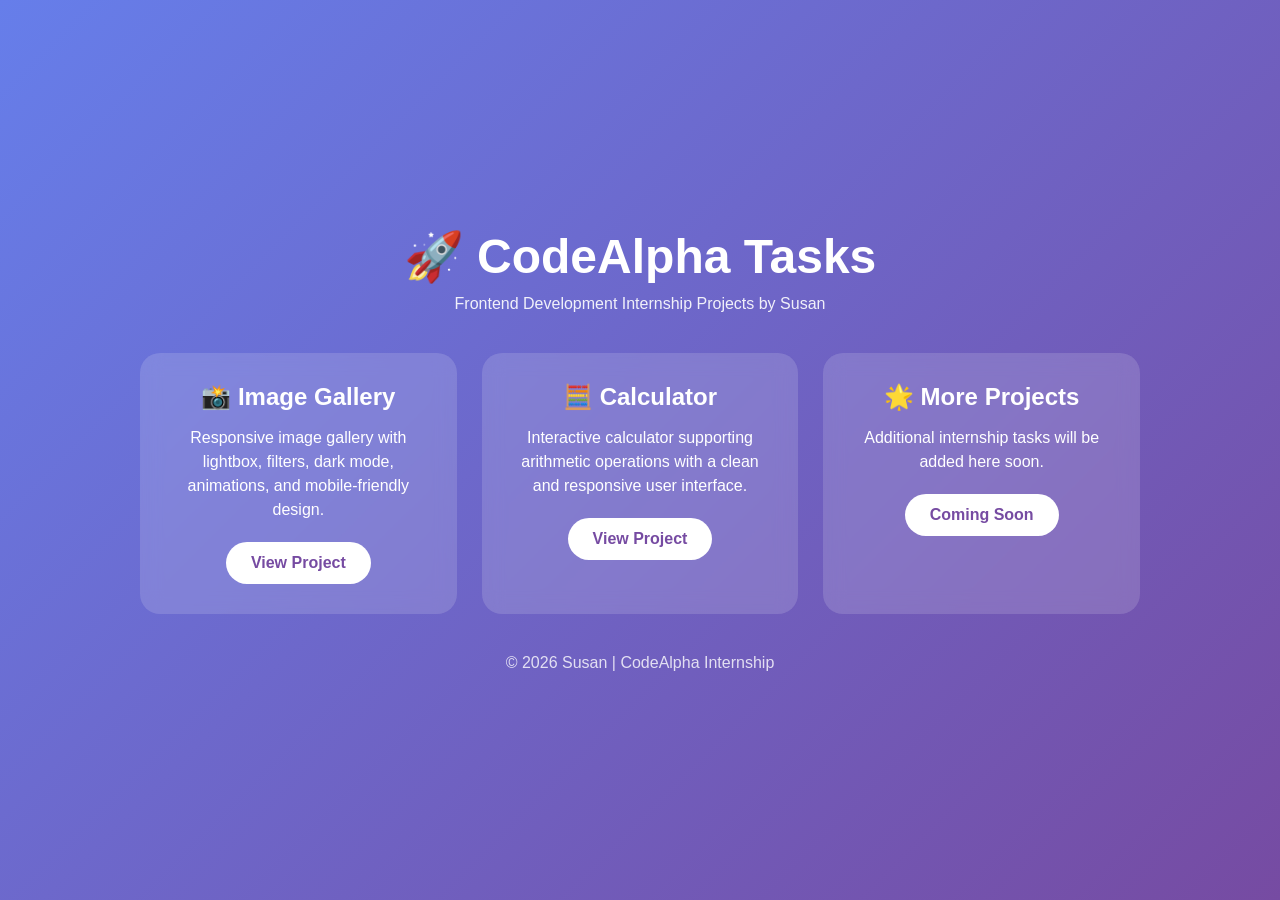
<file: index.html>
<!DOCTYPE html>
<html lang="en">
<head>
<meta charset="UTF-8">
<meta name="viewport" content="width=device-width, initial-scale=1.0">
<title>CodeAlpha Tasks</title>

<style>

*{
    margin:0;
    padding:0;
    box-sizing:border-box;
}

body{
    font-family:Arial,sans-serif;
    min-height:100vh;
    background:linear-gradient(135deg,#667eea,#764ba2);
    display:flex;
    justify-content:center;
    align-items:center;
    padding:20px;
}

.container{
    text-align:center;
    max-width:1000px;
    width:100%;
}

h1{
    color:white;
    font-size:3rem;
    margin-bottom:10px;
}

.subtitle{
    color:white;
    opacity:0.9;
    margin-bottom:40px;
}

.projects{
    display:grid;
    grid-template-columns:repeat(auto-fit,minmax(280px,1fr));
    gap:25px;
}

.card{
    background:rgba(255,255,255,0.15);
    backdrop-filter:blur(10px);
    border-radius:20px;
    padding:30px;
    color:white;
    transition:0.4s;
}

.card:hover{
    transform:translateY(-10px);
    box-shadow:0 15px 30px rgba(0,0,0,0.3);
}

.card h2{
    margin-bottom:15px;
}

.card p{
    margin-bottom:20px;
    line-height:1.5;
}

.btn{
    display:inline-block;
    text-decoration:none;
    background:white;
    color:#764ba2;
    padding:12px 25px;
    border-radius:30px;
    font-weight:bold;
}

footer{
    margin-top:40px;
    color:white;
    opacity:0.8;
}

</style>
</head>

<body>

<div class="container">

    <h1>🚀 CodeAlpha Tasks</h1>

    <p class="subtitle">
        Frontend Development Internship Projects by Susan
    </p>

    <div class="projects">

        <div class="card">
            <h2>📸 Image Gallery</h2>

            <p>
                Responsive image gallery with lightbox,
                filters, dark mode, animations,
                and mobile-friendly design.
            </p>

            <a href="CodeAlpha_ImageGallery/index.html" class="btn">
                View Project
            </a>
        </div>

        <div class="card">
            <h2>🧮 Calculator</h2>

            <p>
                Interactive calculator supporting
                arithmetic operations with a clean
                and responsive user interface.
            </p>

            <a href="CodeAlpha_Calculator/index.html" class="btn">
                View Project
            </a>
        </div>

        <div class="card">
            <h2>🌟 More Projects</h2>

            <p>
                Additional internship tasks
                will be added here soon.
            </p>

            <a href="#" class="btn">
                Coming Soon
            </a>
        </div>

    </div>

    <footer>
        © 2026 Susan | CodeAlpha Internship
    </footer>

</div>

</body>
</html>
</file>
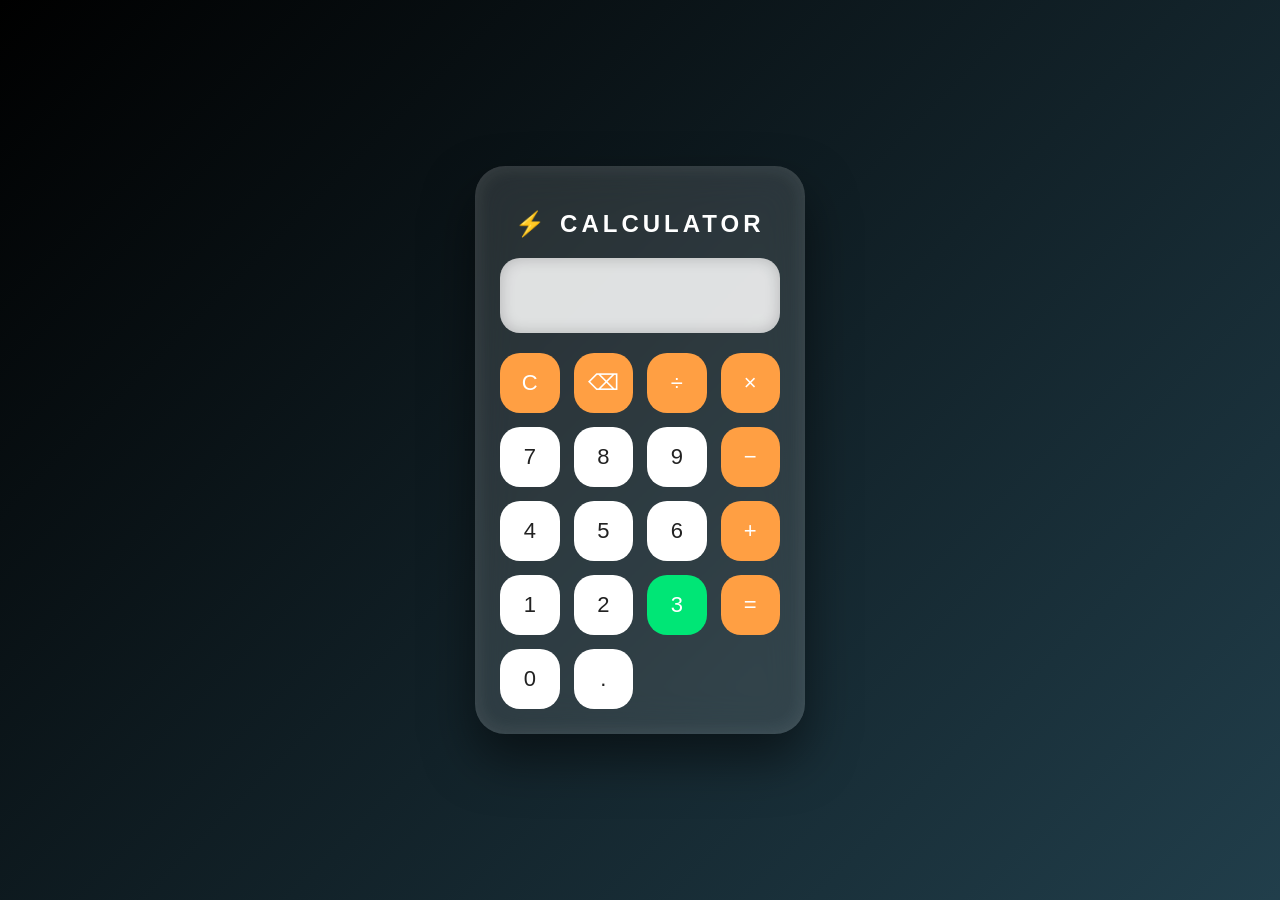
<file: CodeAlpha_Calculator/index.html>
<!DOCTYPE html>
<html>
<head>
    <title>Calculator</title>
    <link rel="stylesheet" href="style.css">
</head>

<body>
<div class="calculator">

<h2 class="title">⚡ CALCULATOR</h2>


    <input type="text" id="display" readonly>

    <div class="buttons">

        <button onclick="clearDisplay()">C</button>
        <button onclick="deleteValue()">⌫</button>
        <button onclick="appendValue('/')">÷</button>
        <button onclick="appendValue('*')">×</button>

        <button onclick="appendValue('7')">7</button>
        <button onclick="appendValue('8')">8</button>
        <button onclick="appendValue('9')">9</button>
        <button onclick="appendValue('-')">−</button>

        <button onclick="appendValue('4')">4</button>
        <button onclick="appendValue('5')">5</button>
        <button onclick="appendValue('6')">6</button>
        <button onclick="appendValue('+')">+</button>

        <button onclick="appendValue('1')">1</button>
        <button onclick="appendValue('2')">2</button>
        <button onclick="appendValue('3')">3</button>
        <button onclick="calculate()">=</button>

        <button onclick="appendValue('0')">0</button>
        <button onclick="appendValue('.')">.</button>

    </div>

</div>


<script src="script.js"></script>

</body>
</html>
</file>
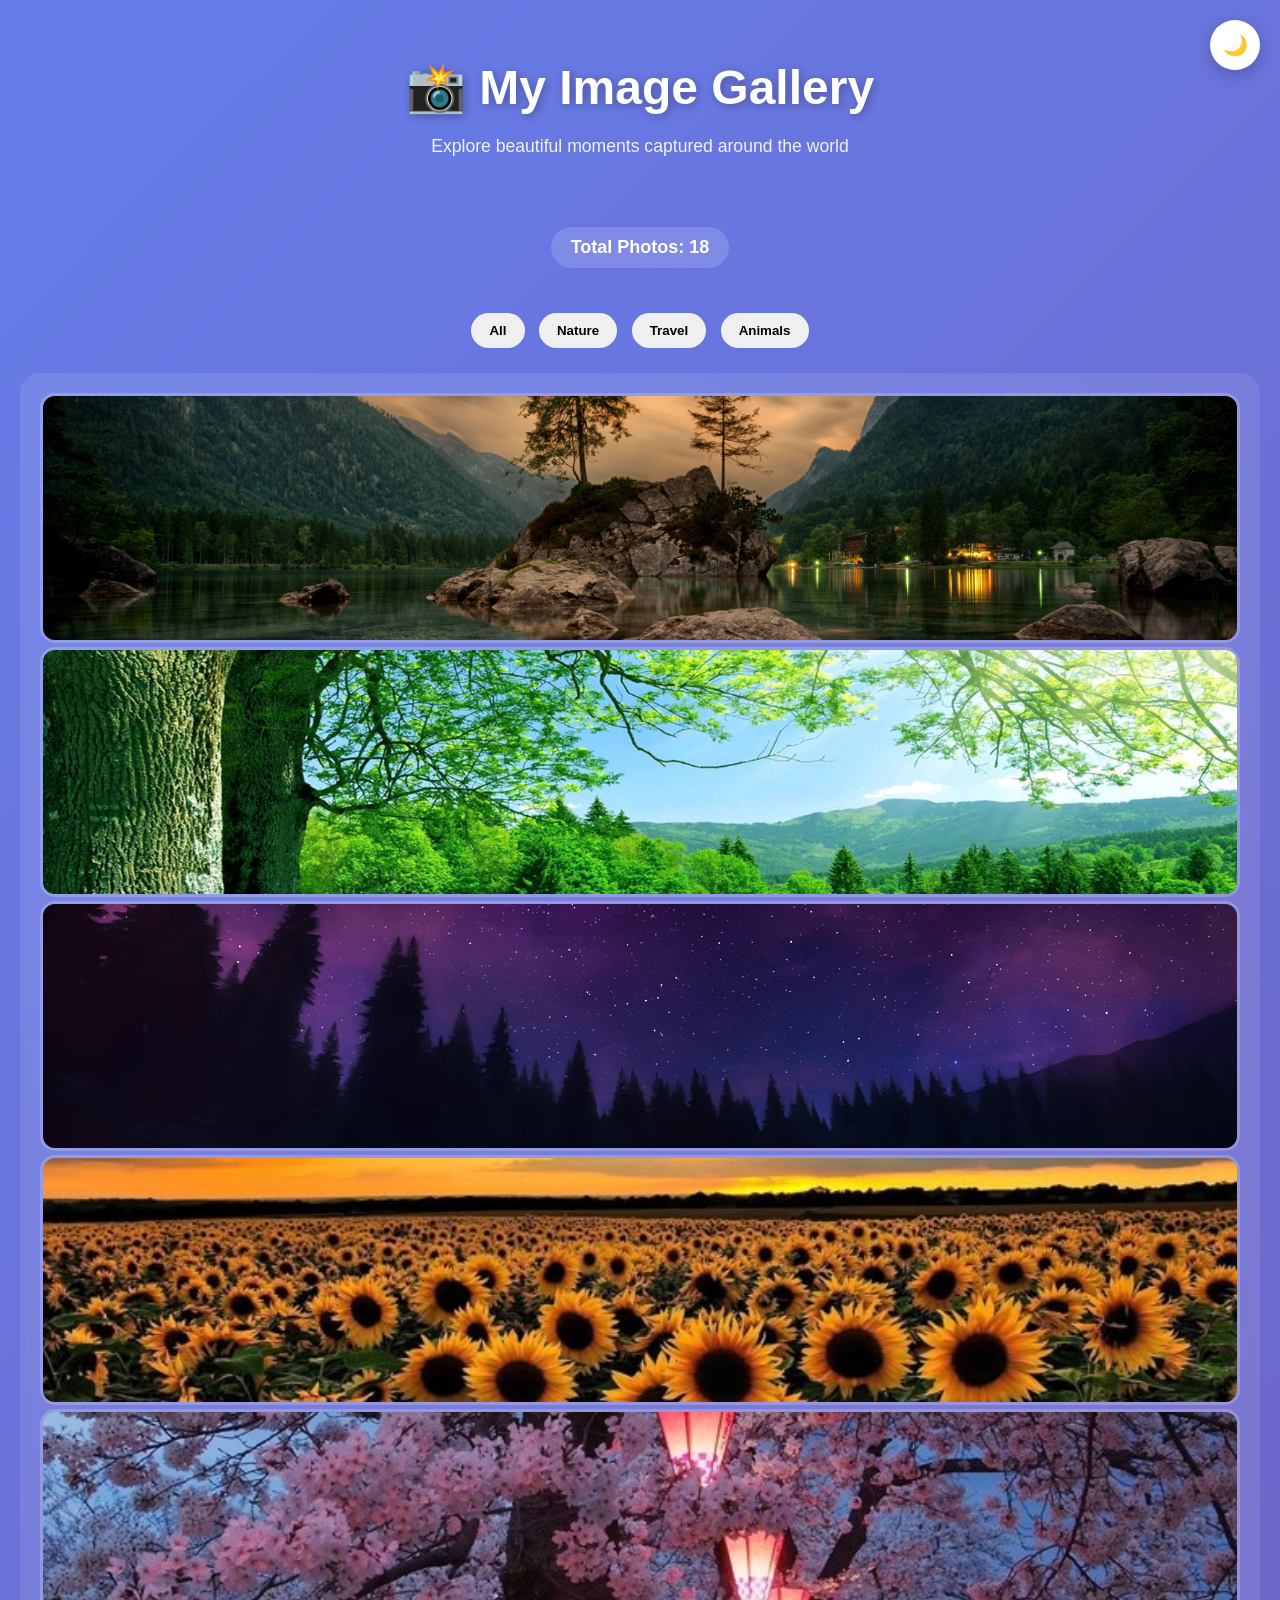
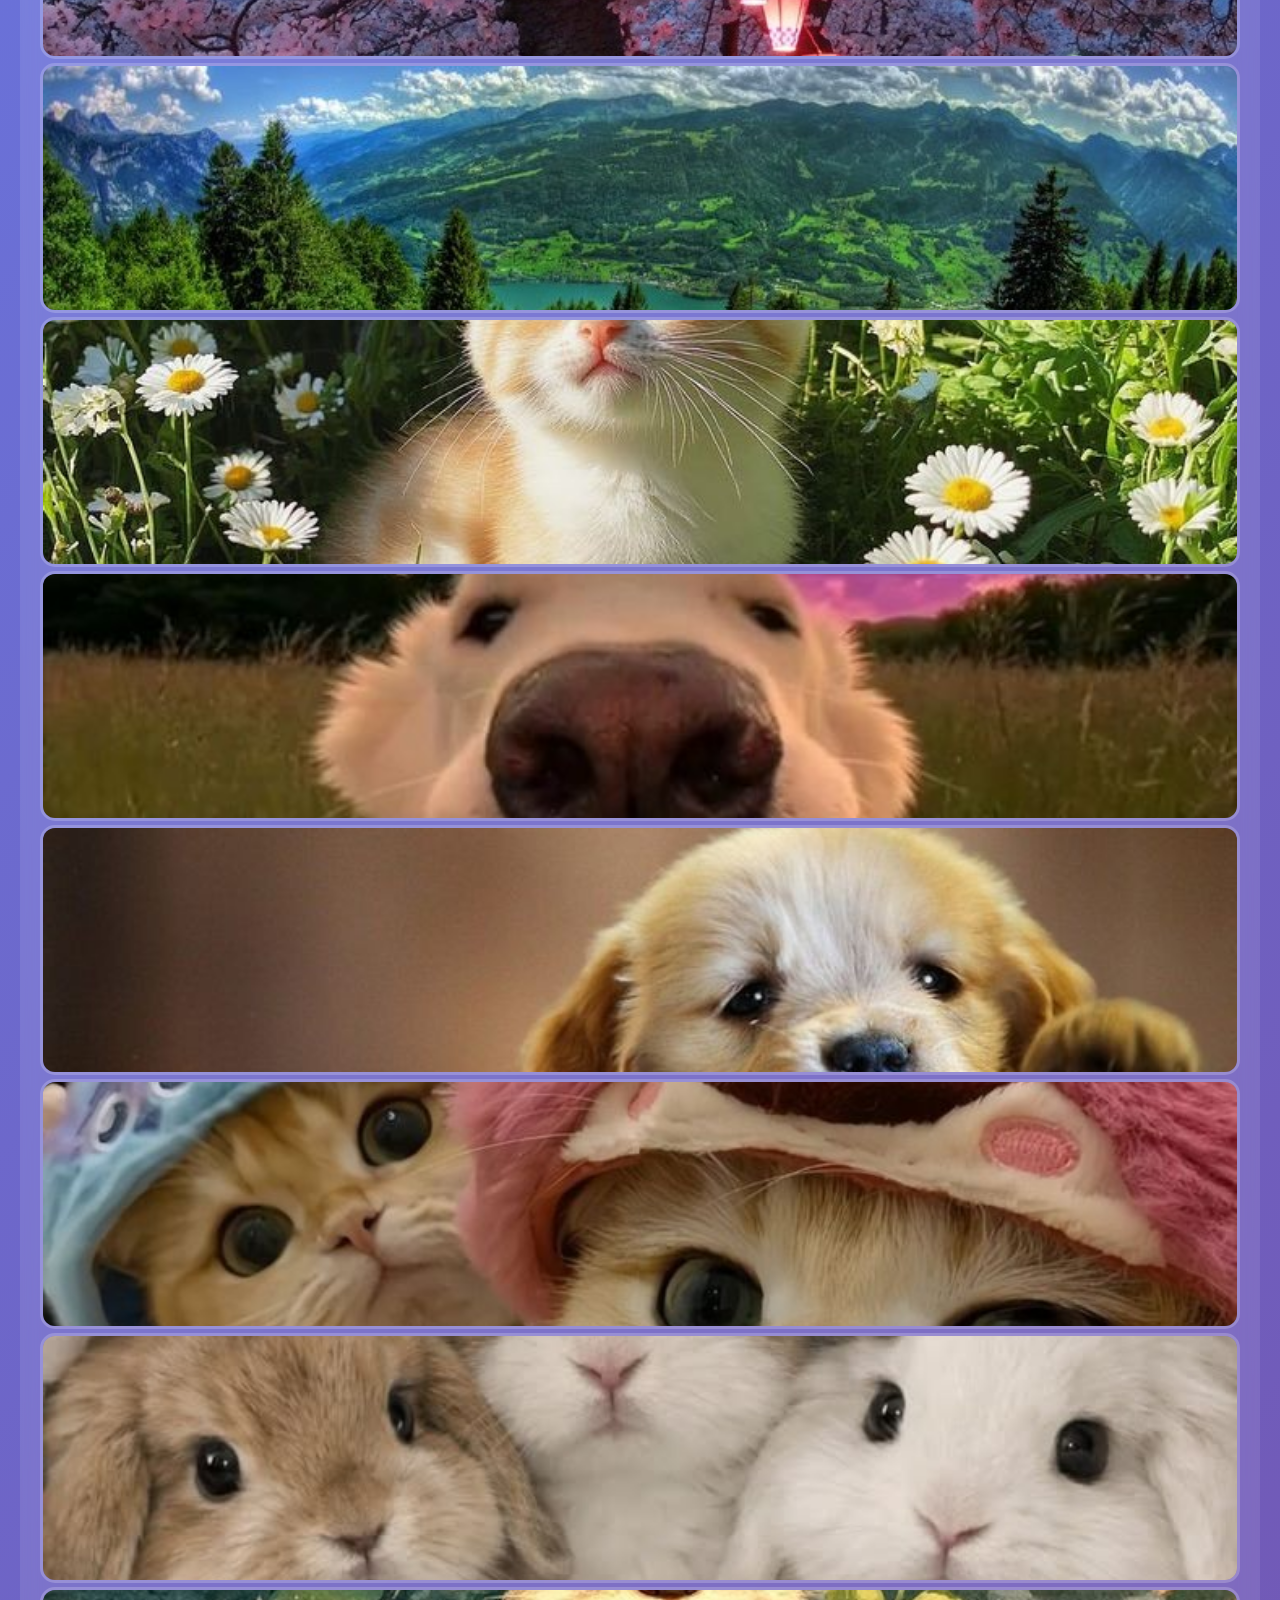
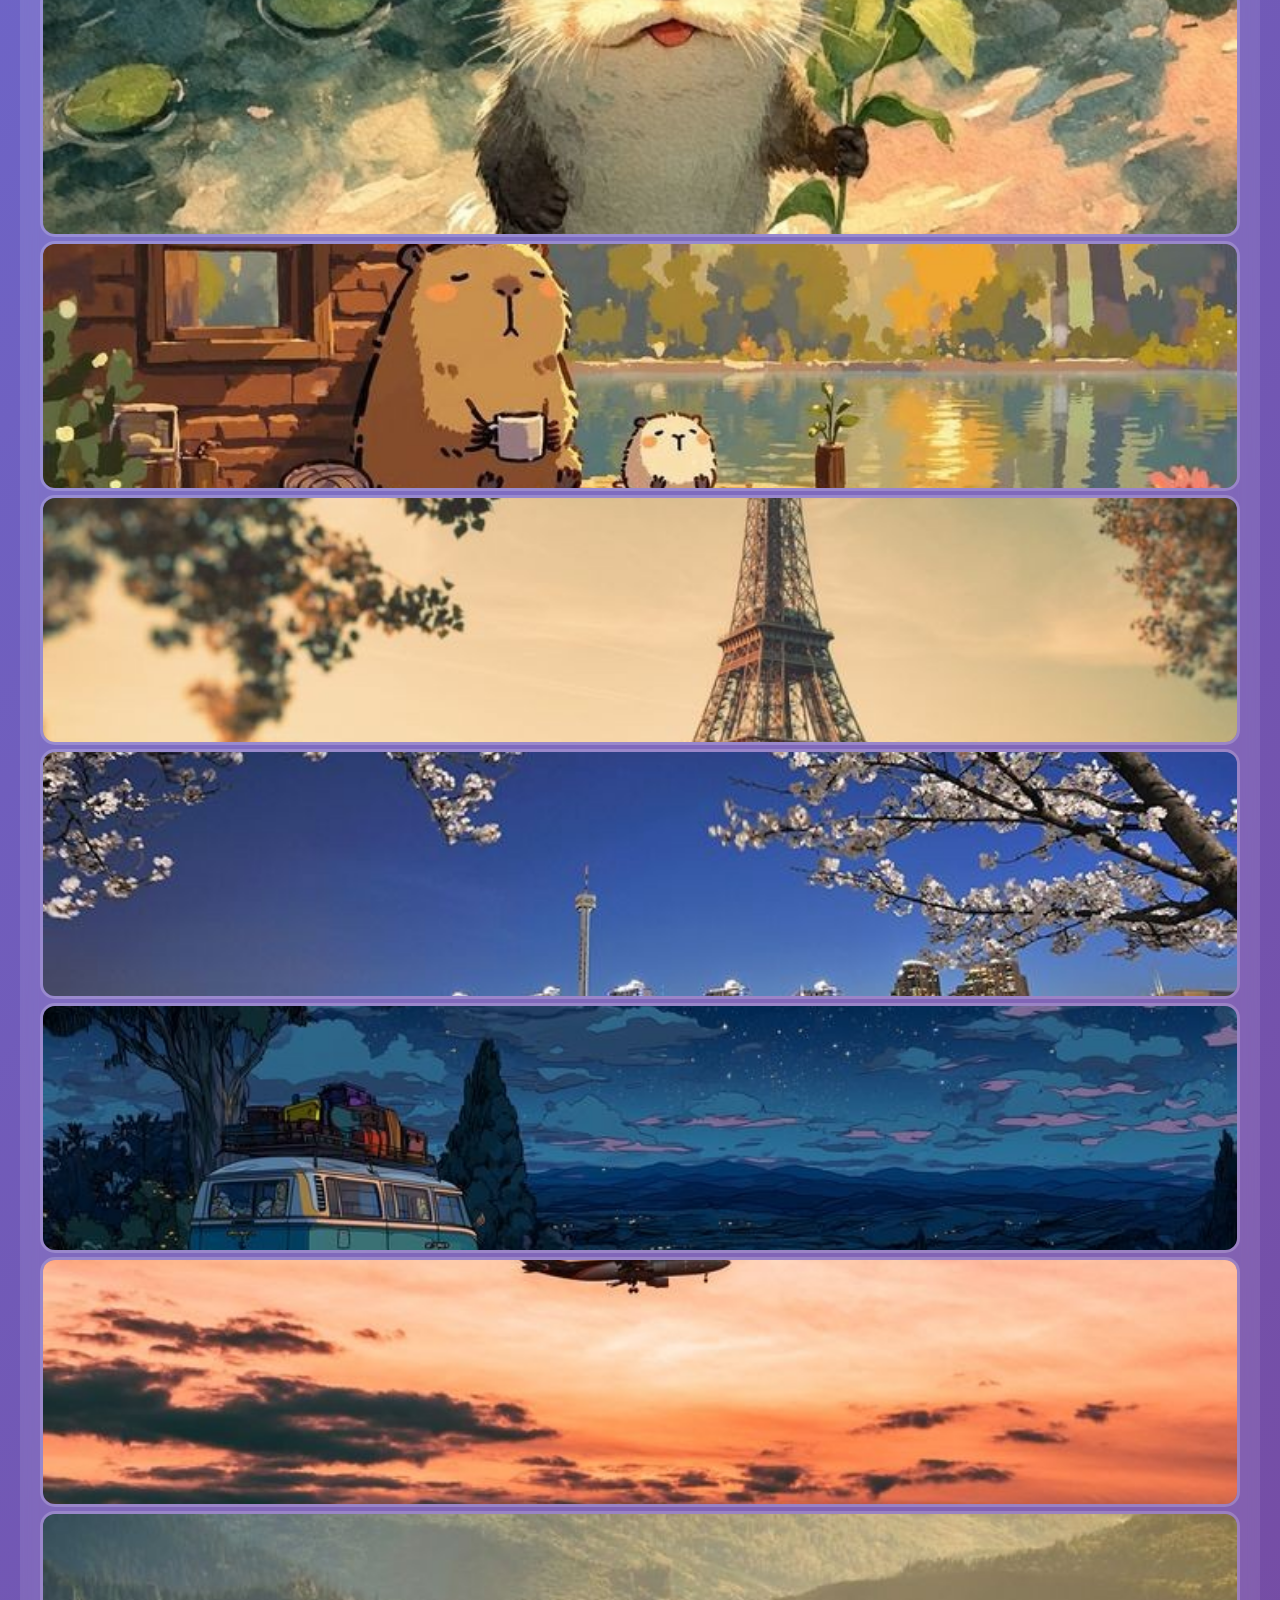
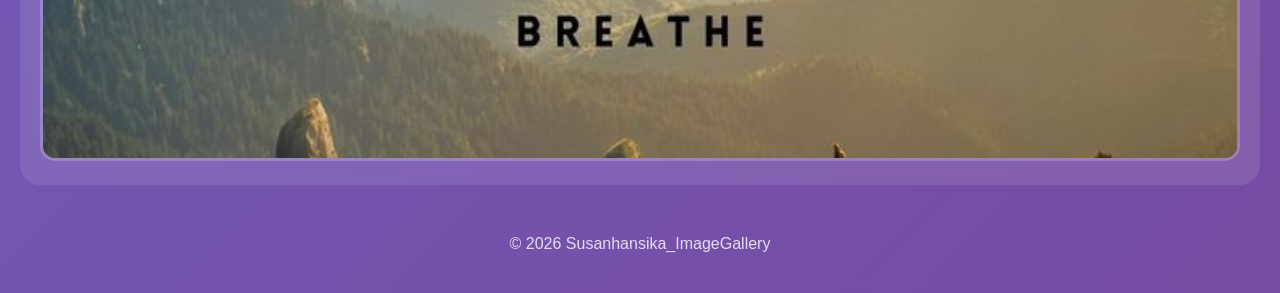
<file: CodeAlpha_ImageGallery/index.html>
<!DOCTYPE html>
<html lang="en">
<head>
    <meta charset="UTF-8">
    <meta name="viewport" content="width=device-width, initial-scale=1.0">
    <title>Image Gallery</title>
    <link rel="stylesheet" href="style.css">
</head>
<body>
    <button id="themeBtn">🌙</button>
   <header>
    <h1>📸 My Image Gallery</h1>
    <p>Explore beautiful moments captured around the world</p>
</header>
<div class="stats">
    <p>Total Photos: <span id="count">0</span></p>
</div>
<div class="filters">
    <button class="filter-btn active" data-filter="all">All</button>
    <button class="filter-btn" data-filter="nature">Nature</button>
    <button class="filter-btn" data-filter="travel">Travel</button>
    <button class="filter-btn" data-filter="animals">Animals</button>
</div>
   <div class="gallery">
    <img src="images/img1.jpg" class="gallery-item nature" alt="Image 1">
    <img src="images/img2.jpg" class="gallery-item nature" alt="Image 2">
    <img src="images/img3.jpg" class="gallery-item nature" alt="Image 3">
    <img src="images/img4.jpg" class="gallery-item nature" alt="Image 4">
    <img src="images/img5.jpg" class="gallery-item nature" alt="Image 5">
    <img src="images/img6.jpg" class="gallery-item nature" alt="Image 6">
    <img src="images/img7.jpg" class="gallery-item animals" alt="Image 7">
    <img src="images/img8.jpg" class="gallery-item animals" alt="Image 8">
    <img src="images/img9.jpg" class="gallery-item animals" alt="Image 9">
    <img src="images/img10.jpg" class="gallery-item animals" alt="Image 10">
    <img src="images/img11.jpg" class="gallery-item animals" alt="Image 11">
    <img src="images/img12.jpg" class="gallery-item animals" alt="Image 12">
    <img src="images/img13.jpg" class="gallery-item animals" alt="Image 13">
    <img src="images/img14.jpg" class="gallery-item travel" alt="Image 14">
    <img src="images/img15.jpg" class="gallery-item travel" alt="Image 15">
    <img src="images/img16.jpg" class="gallery-item travel" alt="Image 16">
    <img src="images/img17.jpg" class="gallery-item travel" alt="Image 17">
    <img src="images/img18.jpg" class="gallery-item travel" alt="Image 18">
</div>

    <div id="lightbox">
        <span class="close">&times;</span>

        <button id="prev">&#10094;</button>

        <img id="lightbox-img">

        <button id="next">&#10095;</button>
    </div>

    <script src="script.js"></script>

</body>
<footer>
    <p>© 2026 Susanhansika_ImageGallery</p>
</footer>
</html>
</file>
<file: CodeAlpha_Calculator/style.css>
*{
    box-sizing:border-box;
}


body{

    height:100vh;
    margin:0;

    display:flex;
    justify-content:center;
    align-items:center;

    font-family:'Segoe UI',sans-serif;

    overflow:hidden;

    background:
    linear-gradient(-45deg,#0f2027,#203a43,#2c5364,#000);

    background-size:400% 400%;

    animation:bgMove 12s ease infinite;

}



@keyframes bgMove{

    0%{
        background-position:0% 50%;
    }

    50%{
        background-position:100% 50%;
    }

    100%{
        background-position:0% 50%;
    }

}




.calculator{

    width:330px;

    padding:25px;

    border-radius:30px;


    background:rgba(255,255,255,0.12);

    backdrop-filter:blur(20px);


    box-shadow:

    0 25px 50px rgba(0,0,0,0.5),

    inset 0 0 20px rgba(255,255,255,0.1);


    animation:pop 0.8s ease;

}




@keyframes pop{

    from{

        opacity:0;

        transform:scale(0.7) translateY(40px);

    }


    to{

        opacity:1;

        transform:scale(1) translateY(0);

    }

}





.title{

    text-align:center;

    color:white;

    letter-spacing:4px;

    margin-bottom:20px;

    animation:titleGlow 2s infinite alternate;

}




@keyframes titleGlow{


    from{

        text-shadow:0 0 5px cyan;

    }


    to{

        text-shadow:0 0 20px cyan;

    }


}




#display{


    width:100%;

    height:75px;


    border:none;

    outline:none;


    border-radius:20px;


    padding:15px;


    font-size:35px;


    text-align:right;


    background:rgba(255,255,255,0.85);


    color:#222;


    margin-bottom:20px;


    box-shadow:

    inset 0 0 15px rgba(0,0,0,0.2);


}





.buttons{


    display:grid;

    grid-template-columns:repeat(4,1fr);

    gap:14px;


}





button{


    height:60px;


    border:none;


    border-radius:20px;


    font-size:22px;


    cursor:pointer;


    color:#222;


    background:white;


    position:relative;


    overflow:hidden;


    transition:0.25s;


}





button:hover{


    transform:translateY(-6px) scale(1.05);


    box-shadow:

    0 10px 20px rgba(0,0,0,0.4);


}




button:active{


    transform:scale(0.9);


}




/* click ripple */


button::after{


    content:"";


    position:absolute;


    width:0;

    height:0;


    background:rgba(255,255,255,0.6);


    border-radius:50%;


    transform:translate(-50%,-50%);


    left:50%;

    top:50%;


    transition:0.5s;


}




button:active::after{


    width:150px;

    height:150px;


}





/* operators */


button:nth-child(1),
button:nth-child(2),
button:nth-child(3),
button:nth-child(4),
button:nth-child(8),
button:nth-child(12),
button:nth-child(16){


    background:#ff9f43;

    color:white;


}




/* equal */


button:nth-child(15){


    background:#00e676;

    color:white;


    animation:pulse 2s infinite;


}



@keyframes pulse{


    0%{

        box-shadow:0 0 0 0 rgba(0,230,118,0.6);

    }


    70%{

        box-shadow:0 0 0 15px rgba(0,230,118,0);

    }


    100%{

        box-shadow:0 0 0 0 rgba(0,230,118,0);

    }


}
</file>
<file: CodeAlpha_ImageGallery/style.css>
*{
    margin:0;
    padding:0;
    box-sizing:border-box;
}

body{
    font-family:Arial,sans-serif;
    background:linear-gradient(135deg,#667eea,#764ba2);
    text-align:center;
    padding:20px;
    min-height:100vh;
    color:white;
}

h1{
    margin-bottom:20px;
}
.filters{
    margin:20px 0;
}

.filter-btn{
    padding:10px 18px;
    margin:5px;
    border:none;
    border-radius:25px;
    cursor:pointer;
    font-weight:bold;
    transition:0.3s;
}

.filter-btn:hover{
    transform:translateY(-2px);
}

.gallery{
    background:rgba(255,255,255,0.1);
    backdrop-filter:blur(10px);
    padding:20px;
    border-radius:20px;
}

.gallery img{
    width:100%;
    height:250px;
    object-fit:cover;
    border-radius:15px;
    transition:all 0.4s ease;
    border:3px solid rgba(255,255,255,0.2);
}
.gallery img:hover{
    transform:scale(1.05) translateY(-5px);
    box-shadow:0 20px 30px rgba(0,0,0,0.4);
}

#lightbox{
    display:none;
    position:fixed;
    top:0;
    left:0;
    width:100%;
    height:100%;
    background:rgba(0,0,0,0.9);
    justify-content:center;
    align-items:center;
    z-index:1000;
}

#lightbox-img{
    max-width:80%;
    max-height:80%;
    border-radius:10px;
}

.close{
    position:absolute;
    top:20px;
    right:35px;
    color:white;
    font-size:40px;
    cursor:pointer;
}

#prev,
#next{
    position:absolute;
    top:50%;
    transform:translateY(-50%);
    background:rgba(255,255,255,0.2);
    color:white;
    border:none;
    font-size:30px;
    padding:15px;
    cursor:pointer;
}

#prev{
    left:30px;
}

#next{
    right:30px;
}

#prev:hover,
#next:hover{
    background:rgba(255,255,255,0.5);
}

@media(max-width:768px){

    #lightbox-img{
        max-width:90%;
    }

    #prev,
    #next{
        padding:10px;
        font-size:25px;
    }
}
header{
    padding:40px;
    margin-bottom:30px;
}

header h1{
    font-size:3rem;
    text-shadow:2px 2px 10px rgba(0,0,0,0.3);
}

header p{
    font-size:1.1rem;
    opacity:0.9;
}


#themeBtn{
    position:fixed;
    top:20px;
    right:20px;
    width:50px;
    height:50px;
    border:none;
    border-radius:50%;
    font-size:20px;
    cursor:pointer;
    background:white;
    box-shadow:0 5px 15px rgba(0,0,0,0.2);
}

.dark{
    background:#121212;
    color:white;
}

.stats{
    margin-bottom:20px;
    font-size:18px;
    font-weight:bold;
    background:rgba(255,255,255,0.15);
    display:inline-block;
    padding:10px 20px;
    border-radius:30px;
}

.gallery img:hover{
    transform:translateY(-10px);
    box-shadow:0 15px 30px rgba(0,0,0,.3);
}
body{
    animation:fadePage 1s ease;
}

@keyframes fadePage{
    from{
        opacity:0;
    }
    to{
        opacity:1;
    }
}
footer{
    margin-top:30px;
    padding:20px;
    opacity:0.8;
}
</file>
